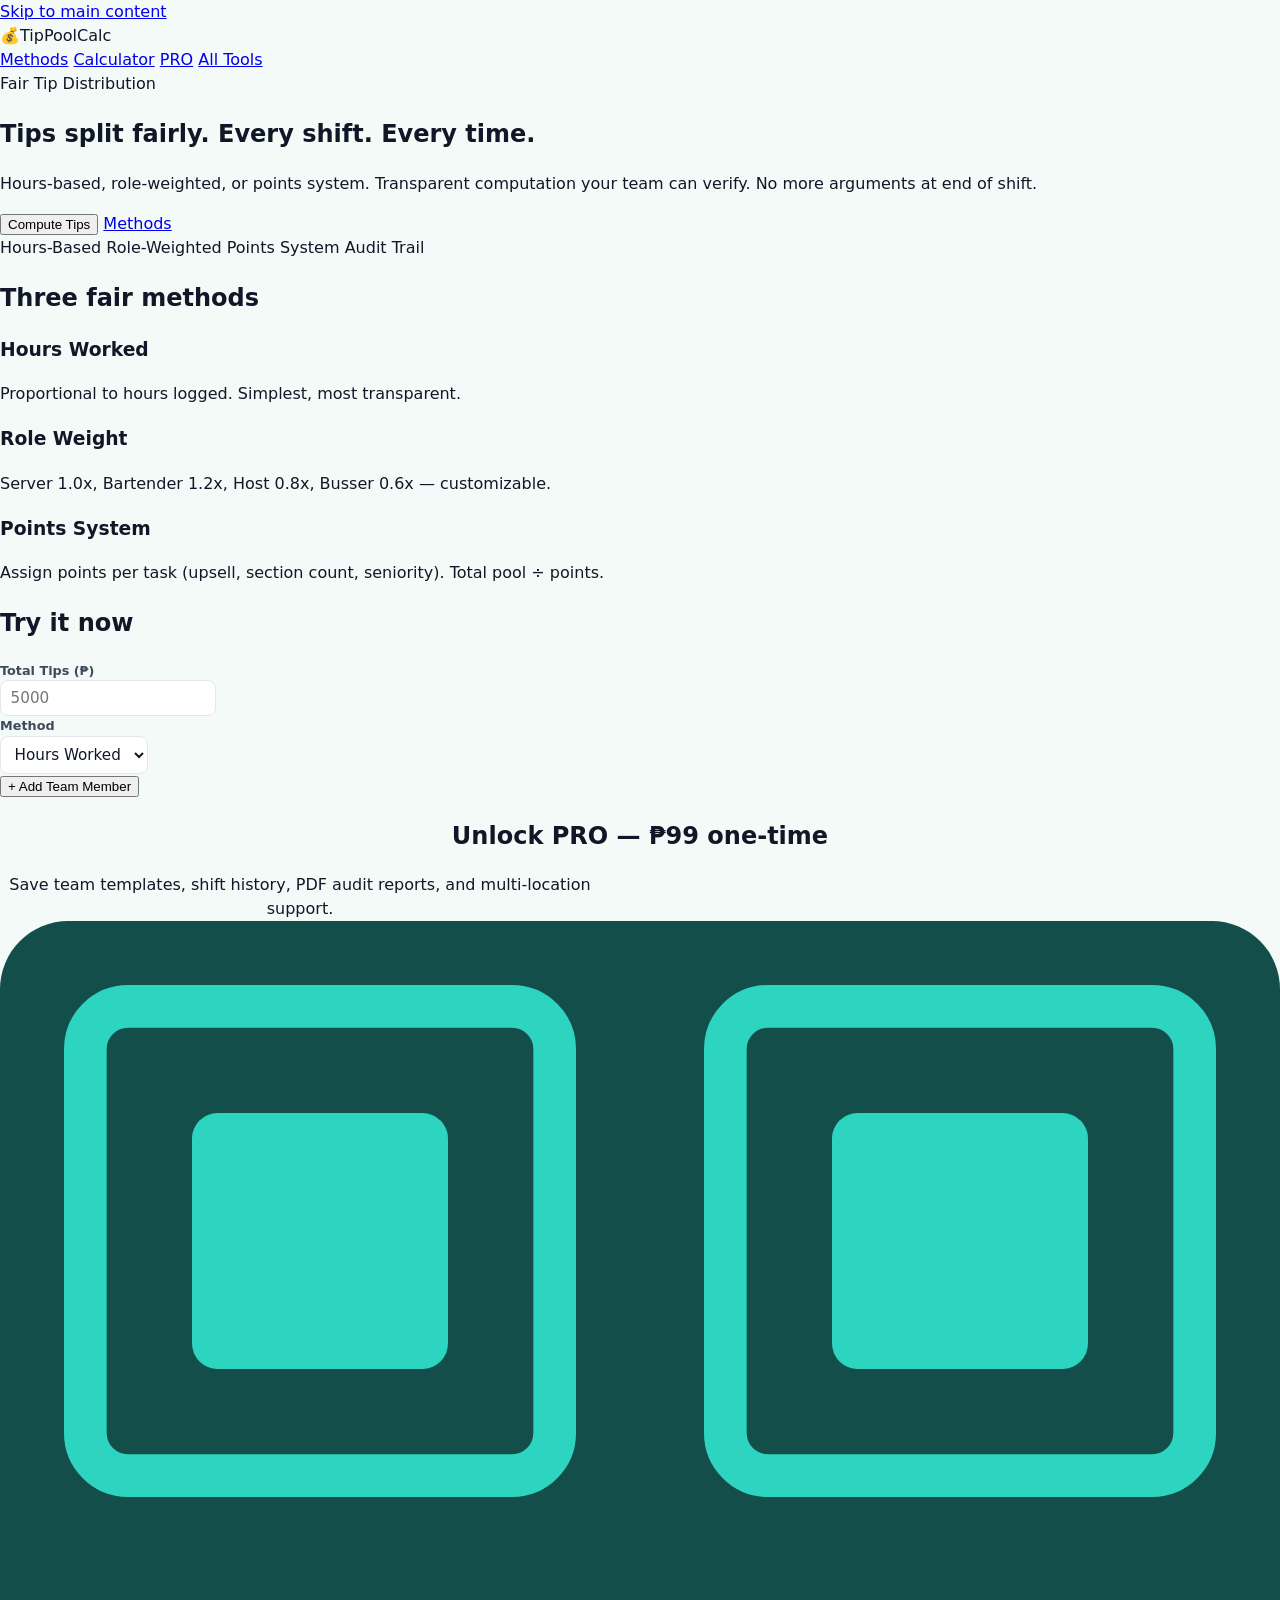
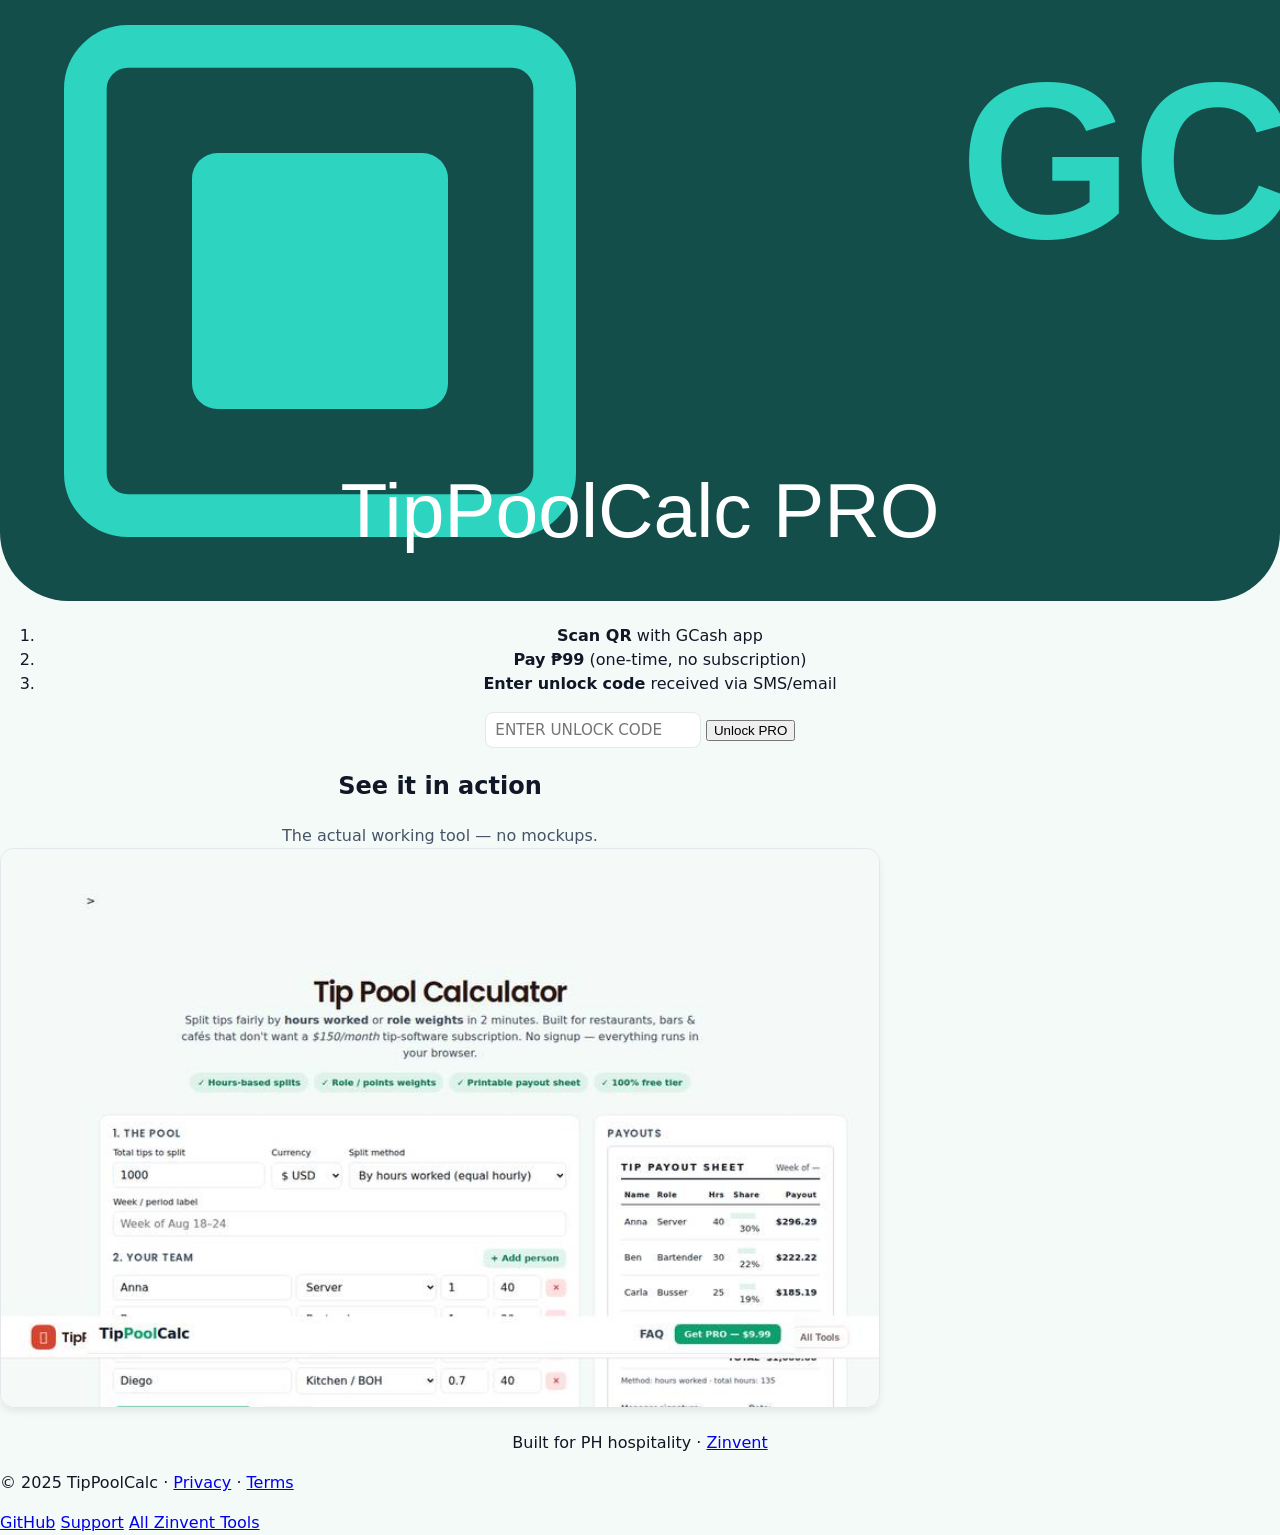
<file: index.html>
<!DOCTYPE html>
<html data-theme="tippoolcalc" lang="en">
<head>
  <meta charset="UTF-8">
  <meta name="viewport" content="width=device-width, initial-scale=1.0">
  <title>TipPoolCalc — Fair Tip Distribution for Restaurants & Bars</title>
  <meta name="description" content="Calculate fair tip splits by hours, role, or points. Built for PH hospitality teams. Transparent, auditable, free.">
  <link rel="canonical" href="https://makavelimachiavelli.github.io/tippoolcalc/">
  <link rel="icon" href="data:image/svg+xml,%3Csvg xmlns='http://www.w3.org/2000/svg' viewBox='0 0 64 64'%3E%3Crect width='64' height='64' rx='12' fill='%23c89b3c'/%3E%3Ctext x='32' y='44' font-size='32' text-anchor='middle' fill='%231f2a1f' font-family='Georgia' font-weight='bold'%3E💰%3C/text%3E%3C/svg%3E">
  <!-- Fonts -->
  <link rel="preconnect" href="https://fonts.googleapis.com">
  <link rel="preconnect" href="https://fonts.gstatic.com" crossorigin>
  <link href="https://fonts.googleapis.com/css2?family=Poppins:wght@500;600;700&family=Inter:wght@400;500;600&display=swap" rel="stylesheet">
  <!-- Zinvent Design System -->
  <link rel="stylesheet" href="https://makavelimachiavelli.github.io/zinvent-design-system/tokens.css?v=7">
  <link rel="stylesheet" href="https://makavelimachiavelli.github.io/zinvent-design-system/components/base.css?v=7">
  <!-- Zinvent Analytics (privacy-first, no cookies) -->
  <script src="https://makavelimachiavelli.github.io/zinvent-design-system/components/analytics.js?v=7"></script>
  <!-- Zinvent Payments (GCash + LemonSqueezy, affiliate, email capture) -->
  <script src="https://makavelimachiavelli.github.io/zinvent-design-system/components/payments.js?v=7"></script>
  <!-- Product Styles -->
  <link rel="stylesheet" href="style.css">
  <script type="application/ld+json">
  {"@context":"https://schema.org","@type":"WebApplication","name":"TipPoolCalc","applicationCategory":"BusinessApplication","operatingSystem":"Web","offers":{"@type":"Offer","price":"0","priceCurrency":"PHP"},"description":"Fair tip pool calculator for PH hospitality teams."}
  </script>
  <meta property="og:type" content="website">
  <meta property="og:url" content="https://makavelimachiavelli.github.io/tippoolcalc/">
  <meta property="og:title" content="TipPoolCalc — Fair tip splitting for your crew">
  <meta property="og:description" content="Fair tip splitting for your crew. Free, no signup.">
  <meta property="og:image" content="https://makavelimachiavelli.github.io/tippoolcalc/og-image.png">
  <meta name="twitter:card" content="summary_large_image">
  <meta name="twitter:title" content="TipPoolCalc — Fair tip splitting for your crew">
  <meta name="twitter:description" content="Fair tip splitting for your crew. Free, no signup.">
  <meta name="twitter:image" content="https://makavelimachiavelli.github.io/tippoolcalc/og-image.png">
  <link rel="canonical" href="https://makavelimachiavelli.github.io/tippoolcalc/">
  <link rel="manifest" href="manifest.json">
  <meta name="theme-color" content="#7a1f2b">
</head>
<body>
  <a href="#main" class="skip-link">Skip to main content</a>
  <header class="z-header" role="banner">
    <div class="z-header-inner">
      <div class="z-brand"><span class="z-brand-mark">💰</span><span class="z-brand-name">TipPoolCalc</span></div>
      <nav class="z-nav" role="navigation" aria-label="Main navigation">
        <a href="#methods">Methods</a>
        <a href="#calculator">Calculator</a>
        <a href="#pro">PRO</a>
        <a href="https://makavelimachiavelli.github.io/zinvent-hub/" class="z-btn z-btn-ghost z-btn-sm">All Tools</a>
      </nav>
    </div>
  </header>
  <main id="main" role="main">
    <section class="z-hero z-reveal">
      <span class="z-hero-eyebrow">Fair Tip Distribution</span>
      <h1>Tips split fairly. Every shift. Every time.</h1>
      <p>Hours-based, role-weighted, or points system. Transparent computation your team can verify. No more arguments at end of shift.</p>
      <div class="z-hero-cta">
        <button class="z-btn z-btn-primary z-btn-lg" data-action="open-calc">Compute Tips</button>
        <a href="#methods" class="z-btn z-btn-ghost z-btn-lg">Methods</a>
      </div>
      <div class="z-pills">
        <span class="z-pill">Hours-Based</span>
        <span class="z-pill">Role-Weighted</span>
        <span class="z-pill">Points System</span>
        <span class="z-pill">Audit Trail</span>
      </div>
    </section>

    <section id="methods" class="z-section z-reveal">
      <div class="z-wrap">
        <h2>Three fair methods</h2>
        <div class="z-card-grid z-grid-3">
          <article class="z-card">
            <h3>Hours Worked</h3>
            <p>Proportional to hours logged. Simplest, most transparent.</p>
          </article>
          <article class="z-card">
            <h3>Role Weight</h3>
            <p>Server 1.0x, Bartender 1.2x, Host 0.8x, Busser 0.6x — customizable.</p>
          </article>
          <article class="z-card">
            <h3>Points System</h3>
            <p>Assign points per task (upsell, section count, seniority). Total pool ÷ points.</p>
          </article>
        </div>
      </div>
    </section>

    <section id="calculator" class="z-section z-reveal">
      <div class="z-wrap">
        <h2>Try it now</h2>
        <div class="z-card" style="padding:var(--z-s5);">
          <div class="z-form-row">
            <label class="z-label">Total Tips (₱)</label>
            <input type="number" class="z-input" id="totalTips" placeholder="5000" min="0" step="0.01">
          </div>
          <div class="z-form-row">
            <label class="z-label">Method</label>
            <select class="z-input" id="tipMethod">
              <option value="hours">Hours Worked</option>
              <option value="role">Role Weight</option>
              <option value="points">Points</option>
            </select>
          </div>
          <button class="z-btn z-btn-primary" data-action="add-member">+ Add Team Member</button>
          <div id="members" style="margin-top:var(--z-s4);"></div>
          <div class="z-result" id="tipResult" style="margin-top:var(--z-s4);display:none;"></div>
        </div>
      </div>
    </section>

    <section id="pro" class="z-section z-reveal">
      <div class="z-wrap" style="text-align:center;">
        <h2>Unlock PRO — ₱99 one-time</h2>
        <p style="max-width:600px;margin:0 auto var(--z-s5);color:var(--p-muted);">Save team templates, shift history, PDF audit reports, and multi-location support.</p>
        <div class="z-qr" role="region" aria-label="GCash payment">
          <img src="qr-gcash.svg" alt="GCash QR for TipPoolCalc PRO" loading="lazy">
          <ol class="z-qr-steps">
            <li><b>Scan QR</b> with GCash app</li>
            <li><b>Pay ₱99</b> (one-time, no subscription)</li>
            <li><b>Enter unlock code</b> received via SMS/email</li>
          </ol>
        </div>
        <div class="z-code-row">
          <input type="text" class="z-input" id="proCode" placeholder="Enter unlock code" style="flex:1;text-transform:uppercase;">
          <button class="z-btn z-btn-accent" id="btnUnlock">Unlock PRO</button>
        </div>
        <p id="codeMsg" class="z-code-msg" aria-live="polite"></p>
      </div>
    </section>

    
  <section id="preview" class="z-section" style="padding-top:0;">
    <div class="z-wrap" style="max-width:880px;text-align:center;">
      <h2>See it in action</h2>
      <p style="color:var(--p-muted,#475467);margin-bottom:var(--z-s5);">The actual working tool — no mockups.</p>
      <img src="app-preview.jpg" alt="Tippoolcalc app interface — the real working tool"
           loading="lazy" decoding="async"
           style="width:100%;max-height:560px;object-fit:cover;object-position:top;border-radius:var(--z-r3,14px);border:1px solid var(--p-line,#e4e7ec);box-shadow:var(--z-shadow-md,0 4px 8px -2px rgba(16,24,40,.1));">
    </div>
  </section>

<section class="z-section-sm z-reveal">
      <div class="z-wrap" style="text-align:center;">
        <p style="color:var(--p-muted);">Built for PH hospitality · <a href="https://makavelimachiavelli.github.io/zinvent-hub/">Zinvent</a></p>
      </div>
    </section>
  
  <section id="z-app" class="z-section" hidden>
    <div class="z-wrap" id="z-app-root">

  >

<header class="site-header">
  <div class="brand">Tip<span>Pool</span>Calc</div>
  <nav>
    <span id="proBadge" class="badge hidden">PRO</span>
    <a href="#faq">FAQ</a>
    <button id="proBtn" class="btn-link">Get PRO — $9.99</button>
  </nav>
</header>

<main class="wrap">
  <section class="hero">
    <h1>Tip Pool Calculator</h1>
    <p class="sub">Split tips fairly by <strong>hours worked</strong> or <strong>role weights</strong> in 2 minutes. Built for restaurants, bars &amp; cafés that don't want a <em>$150/month</em> tip-software subscription. No signup — everything runs in your browser.</p>
    <div class="hero-chips">
      <span>✓ Hours-based splits</span>
      <span>✓ Role / points weights</span>
      <span>✓ Printable payout sheet</span>
      <span>✓ 100% free tier</span>
    </div>
  </section>

  <div class="app-grid">

    <section class="panel">
      <h2>1. The pool</h2>
      <div class="fields three">
        <label>Total tips to split
          <input id="tips" type="number" min="0" step="any" value="1000">
        </label>
        <label>Currency
          <select id="currency">
            <option value="$">$ USD</option>
            <option value="€">€ EUR</option>
            <option value="£">£ GBP</option>
            <option value="₱">₱ PHP</option>
            <option value="C$">C$ CAD</option>
            <option value="A$">A$ AUD</option>
          </select>
        </label>
        <label>Split method
          <select id="method">
            <option value="hours">By hours worked (equal hourly)</option>
            <option value="points">By hours × role weight (points)</option>
            <option value="pools">By role groups % (FOH/BOH pools)</option>
          </select>
        </label>
      </div>
      <label class="week-label">Week / period label <input id="period" placeholder="Week of Aug 18–24"></label>

      <div class="items-head">
        <h2>2. Your team</h2>
        <div>
          <button id="saveTeamBtn" class="btn-tiny hidden" title="PRO: save this team">💾 Save team (PRO)</button>
          <button id="loadTeamBtn" class="btn-tiny hidden" title="PRO: load saved team">📁 Load (PRO)</button>
          <button id="addRow" class="btn-small">+ Add person</button>
        </div>
      </div>
      <div id="team"></div>

      <div id="poolEditor" class="pool-editor hidden">
        <div class="items-head" style="margin-top:.6rem">
          <h2 style="text-transform:none;letter-spacing:0">3. Pool split % (role groups)</h2>
        </div>
        <p class="hint" style="margin:0 0 .5rem">Each group gets its % of the total, split <em>within the group</em> by hours. Percentages auto-normalize to 100%.</p>
        <div class="fields three" id="poolRows"></div>
      </div>

      <div class="actions">
        <button id="printBtn" class="btn primary">🖨️ Print payout sheet</button>
        <button id="resetBtn" class="btn">Reset</button>
        <button id="historyBtn" class="btn hidden">📊 History (PRO)</button>
      </div>
      <p class="hint">Rounding: payouts are rounded to the cent; the remainder is added to the first person so the sheet always balances.</p>
    </section>

    <section class="panel">
      <h2 class="preview-title">Payouts</h2>
      <div id="doc" class="payout-doc">
        <div class="pd-head">
          <div class="pd-title">TIP PAYOUT SHEET</div>
          <div class="pd-period" id="p_period">Week of —</div>
        </div>
        <table class="pd-table">
          <thead>
            <tr><th>Name</th><th>Role</th><th class="r">Hrs</th><th class="r">Share</th><th class="r">Payout</th></tr>
          </thead>
          <tbody id="p_rows"></tbody>
          <tfoot>
            <tr><td colspan="4" class="r">TOTAL</td><td class="r" id="p_total">—</td></tr>
          </tfoot>
        </table>
        <div class="pd-note" id="p_method">Method: hours</div>
        <div class="pd-sign">
          <div class="sig">Manager signature: ________________</div>
          <div class="sig">Date: ________________</div>
        </div>
      </div>
      <div class="check" id="p_check"></div>
    </section>
  </div>

  <section class="marketing">
    <h2>Why managers use TipPoolCalc</h2>
    <div class="cards">
      <div class="card"><h3>⚖️ Fair in 2 minutes</h3><p>Hours-based or role-weighted (points) splits computed instantly, with a payout sheet that always balances to the cent.</p></div>
      <div class="card"><h3>🧾 Transparent for staff</h3><p>Print the payout sheet and pin it — everyone sees the pool, the method, and their share. Fewer arguments, more trust.</p></div>
      <div class="card"><h3>💸 No subscription</h3><p>Tip software runs $129–$150/month per location. This is free for the calculator; PRO is $9.99 once. Done.</p></div>
    </div>

    <h2 id="faq">FAQ</h2>
    <div class="faq-item"><h3>What is the role-groups (pools) method?</h3><p>The classic FOH/BOH structure: each role group (front of house, back of house, support, management) gets a fixed % of the total pool — e.g. 60% FOH / 40% BOH — then each group's share is split by hours within that group. Percentages auto-normalize, and each person's role decides their group.</p></div>
    <div class="faq-item"><h3>How does the hours split work?</h3><p>Each person gets <code>tips × (their hours ÷ total hours)</code>. Anna works 40 of 100 team hours on a $1,000 pool → Anna gets $400.</p></div>
    <div class="faq-item"><h3>How does the points / role-weight split work?</h3><p>A person's points = hours × role weight (server 1.0, busser 0.6, kitchen 0.7 — editable in the table). Payout = <code>tips × (their points ÷ total points)</code>. This keeps senior roles' contributions weighted while still scaling with hours.</p></div>
    <div class="faq-item"><h3>Does it handle cents and rounding?</h3><p>Yes. Payouts round to the cent and the remainder goes to the first person, so Σ payouts always equals the pool exactly — your sheet balances.</p></div>
    <div class="faq-item"><h3>Is my staff data uploaded anywhere?</h3><p>No. There is no server. Names, hours and saved teams live only in your browser's local storage.</p></div>

    <div class="cta-box">
      <h2>TipPoolCalc PRO — $9.99 one-time</h2>
      <ul>
        <li>💾 <strong>Saved teams</strong> — your regular roster in one click, roster changes in seconds</li>
        <li>📊 <strong>Weekly history + CSV export</strong> — every payout logged for payroll and dispute-proofing</li>
        <li>🖨️ <strong>Branded payout sheets</strong> — period label, totals, signature lines, ready to pin</li>
      </ul>
      <p class="once">One-time payment. Not a $129/month subscription.</p>
      <button id="proBtn2" class="btn primary big">Unlock PRO — $9.99</button>
    </div>
  </section>
</main>

<footer class="site-footer">
  <p>TipPoolCalc — free tip pool &amp; tip splitting calculator for restaurants, bars and cafés. Check local tip-pooling laws; some US states restrict manager participation. · <a href="tip-splitting-guide.html">📖 Full guide</a></p>
</footer>

<!-- PAY MODAL -->
<div id="payModal" class="modal hidden">
  <div class="modal-card">
    <button class="modal-x" id="payClose">✕</button>
    <h2>Unlock TipPoolCalc PRO</h2>
    <p class="price">$9.99 <span>one-time · lifetime · no subscription</span></p>
    <div class="qr-box">
      <a id="payLink" href="#" class="pay-alt">💳 Pay by card →</a>
      <img src="assets/pay-qr.svg" alt="Payment QR (replace with merchant QR)" width="180" height="180">
    </div>
    <ol class="pay-steps">
      <li>Pay $9.99 via the card link or QR.</li>
      <li>Enter the unlock code you receive.</li>
    </ol>
    <div class="code-row">
      <input id="codeInput" type="text" aria-label="PRO unlock code" placeholder="Enter unlock code">
      <button id="codeBtn" class="btn primary">Unlock</button>
    </div>
    <p class="code-msg" id="codeMsg"></p>
  </div>
</div>

<!-- HISTORY MODAL -->
<div id="histModal" class="modal hidden">
  <div class="modal-card wide">
    <button class="modal-x" id="histClose">✕</button>
    <h2>📊 Payout history</h2>
    <p class="hint">Every printed payout sheet is logged here.</p>
    <table class="book-table"><thead><tr><th>Period</th><th>Pool</th><th>Team size</th><th class="r">Top payout</th><th>Detail</th></tr></thead><tbody id="histBody"></tbody></table>
    <div class="actions">
      <button id="exportCsv" class="btn primary">⬇️ Export CSV</button>
      <button id="clearHist" class="btn danger">Clear history</button>
    </div>
  </div>
</div>

<!-- TEAM PICKER MODAL -->
<div id="teamModal" class="modal hidden">
  <div class="modal-card">
    <button class="modal-x" id="teamClose">✕</button>
    <h2>📁 Saved teams</h2>
    <ul id="teamList" class="client-list"></ul>
  </div>
</div>



    </div>
  </section>
</main>
  <footer class="z-footer" role="contentinfo">
    <div class="z-wrap">
      <p>&copy; 2025 TipPoolCalc · <a href="https://makavelimachiavelli.github.io/zinvent-hub/privacy.html">Privacy</a> · <a href="https://makavelimachiavelli.github.io/zinvent-hub/terms.html">Terms</a></p>
      <div class="z-footer-links">
        <a href="https://github.com/MakaveliMachiavelli/tippoolcalc">GitHub</a>
        <a href="mailto:support@zinvent.ph">Support</a>
        <a href="https://makavelimachiavelli.github.io/zinvent-hub/">All Zinvent Tools</a>
      </div>
    </div>
  </footer>
  <script src="app.js"></script>

<script>
(function(){
  document.addEventListener('click', function(e){
    var btn = e.target.closest('[data-action]');
    if(!btn) return;
    var act = btn.getAttribute('data-action');
    if(act && act.indexOf('new-')===0 || act==='start'){
      var app = document.getElementById('z-app');
      if(app){ app.hidden = false; app.scrollIntoView({behavior:'smooth'}); }
    }
  });
})();
</script>
</body>
</html>
</file>
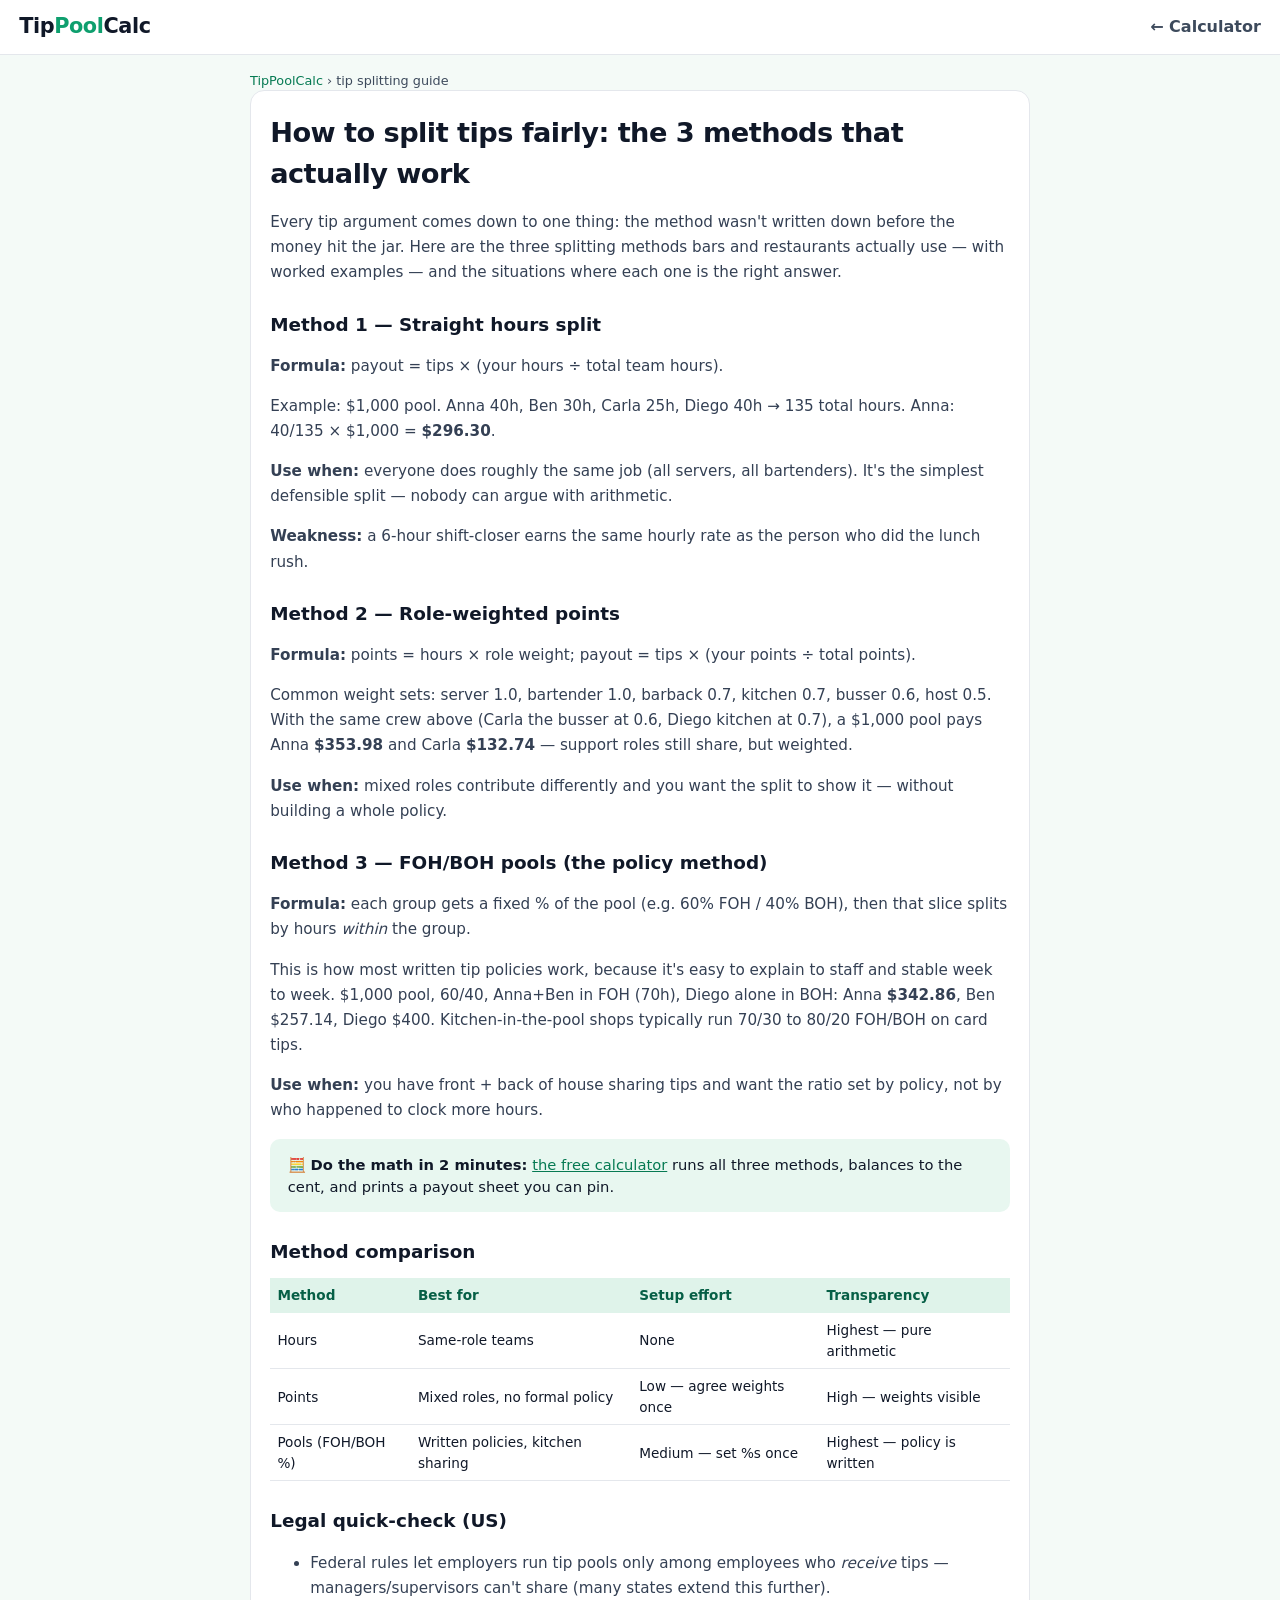
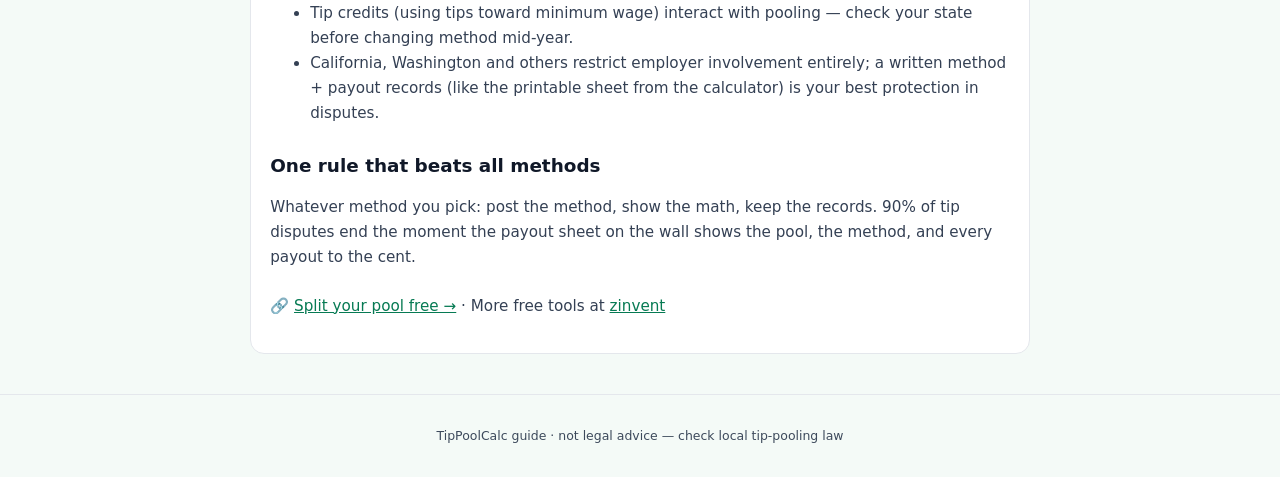
<file: tip-splitting-guide.html>
<!DOCTYPE html>
<html lang="en">
<head>
<meta charset="UTF-8">
<meta name="viewport" content="width=device-width, initial-scale=1.0">
<title>How to Split Tips Fairly: Hours, Points & Pools (Formulas + Free Calculator) — TipPoolCalc</title>
<meta name="description" content="The three tip-splitting methods managers actually use — straight hours, role-weighted points, FOH/BOH pools — with worked examples, legal notes, and a free calculator that balances to the cent.">
<link rel="canonical" href="https://makavelimachiavelli.github.io/tippoolcalc/tip-splitting-guide.html">
<link rel="icon" href="data:image/svg+xml,%3Csvg xmlns='http://www.w3.org/2000/svg' viewBox='0 0 64 64'%3E%3Crect width='64' height='64' rx='12' fill='%230e9f6e'/%3E%3Ctext x='32' y='44' font-size='34' text-anchor='middle' fill='white' font-family='Arial' font-weight='bold'%3E%24%3C/text%3E%3C/svg%3E">
<link rel="stylesheet" href="style.css">
<style>
.article{max-width:780px;margin:0 auto;background:#fff;border:1px solid var(--line);border-radius:14px;padding:2rem}
.article h1{font-size:1.7rem;letter-spacing:-.02em;margin:.2rem 0 .6rem}
.article h2{font-size:1.15rem;margin:1.6rem 0 .5rem}
.article p,.article li{color:#344054;font-size:.95rem;line-height:1.65}
.article table{width:100%;border-collapse:collapse;font-size:.85rem;margin:.8rem 0}
.article th{background:#dff3ea;color:#065f46;text-align:left;padding:.45rem}
.article td{border-bottom:1px solid var(--line);padding:.45rem}
.article .num{text-align:right;font-variant-numeric:tabular-nums}
.callout{background:#e8f7f0;border-radius:10px;padding:.9rem 1.1rem;margin:1rem 0;font-size:.92rem}
.article a{color:#067a53}
.crumb{max-width:780px;margin:1rem auto 0;font-size:.8rem;color:var(--muted)}
.crumb a{color:#067a53;text-decoration:none}
@media(max-width:700px){.article{padding:1.2rem}}
</style>
</head>
<body>
<header class="site-header">
  <div class="brand">Tip<span>Pool</span>Calc</div>
  <nav><a href="./index.html">← Calculator</a></nav>
</header>
<div class="crumb"><a href="./index.html">TipPoolCalc</a> › tip splitting guide</div>
<main class="article wrap" style="padding:1.2rem">
<h1>How to split tips fairly: the 3 methods that actually work</h1>
<p>Every tip argument comes down to one thing: the method wasn't written down before the money hit the jar. Here are the three splitting methods bars and restaurants actually use — with worked examples — and the situations where each one is the right answer.</p>

<h2>Method 1 — Straight hours split</h2>
<p><strong>Formula:</strong> payout = tips × (your hours ÷ total team hours).</p>
<p>Example: $1,000 pool. Anna 40h, Ben 30h, Carla 25h, Diego 40h → 135 total hours. Anna: 40/135 × $1,000 = <strong>$296.30</strong>.</p>
<p><strong>Use when:</strong> everyone does roughly the same job (all servers, all bartenders). It's the simplest defensible split — nobody can argue with arithmetic.</p>
<p><strong>Weakness:</strong> a 6-hour shift-closer earns the same hourly rate as the person who did the lunch rush.</p>

<h2>Method 2 — Role-weighted points</h2>
<p><strong>Formula:</strong> points = hours × role weight; payout = tips × (your points ÷ total points).</p>
<p>Common weight sets: server 1.0, bartender 1.0, barback 0.7, kitchen 0.7, busser 0.6, host 0.5. With the same crew above (Carla the busser at 0.6, Diego kitchen at 0.7), a $1,000 pool pays Anna <strong>$353.98</strong> and Carla <strong>$132.74</strong> — support roles still share, but weighted.</p>
<p><strong>Use when:</strong> mixed roles contribute differently and you want the split to show it — without building a whole policy.</p>

<h2>Method 3 — FOH/BOH pools (the policy method)</h2>
<p><strong>Formula:</strong> each group gets a fixed % of the pool (e.g. 60% FOH / 40% BOH), then that slice splits by hours <em>within</em> the group.</p>
<p>This is how most written tip policies work, because it's easy to explain to staff and stable week to week. $1,000 pool, 60/40, Anna+Ben in FOH (70h), Diego alone in BOH: Anna <strong>$342.86</strong>, Ben $257.14, Diego $400. Kitchen-in-the-pool shops typically run 70/30 to 80/20 FOH/BOH on card tips.</p>
<p><strong>Use when:</strong> you have front + back of house sharing tips and want the ratio set by policy, not by who happened to clock more hours.</p>

<div class="callout">🧮 <strong>Do the math in 2 minutes:</strong> <a href="./index.html">the free calculator</a> runs all three methods, balances to the cent, and prints a payout sheet you can pin.</div>

<h2>Method comparison</h2>
<table>
<tr><th>Method</th><th>Best for</th><th>Setup effort</th><th>Transparency</th></tr>
<tr><td>Hours</td><td>Same-role teams</td><td>None</td><td>Highest — pure arithmetic</td></tr>
<tr><td>Points</td><td>Mixed roles, no formal policy</td><td>Low — agree weights once</td><td>High — weights visible</td></tr>
<tr><td>Pools (FOH/BOH %)</td><td>Written policies, kitchen sharing</td><td>Medium — set %s once</td><td>Highest — policy is written</td></tr>
</table>

<h2>Legal quick-check (US)</h2>
<ul>
<li>Federal rules let employers run tip pools only among employees who <em>receive</em> tips — managers/supervisors can't share (many states extend this further).</li>
<li>Tip credits (using tips toward minimum wage) interact with pooling — check your state before changing method mid-year.</li>
<li>California, Washington and others restrict employer involvement entirely; a written method + payout records (like the printable sheet from the calculator) is your best protection in disputes.</li>
</ul>

<h2>One rule that beats all methods</h2>
<p>Whatever method you pick: post the method, show the math, keep the records. 90% of tip disputes end the moment the payout sheet on the wall shows the pool, the method, and every payout to the cent.</p>

<p style="margin-top:1.5rem">🔗 <a href="./index.html">Split your pool free →</a> · More free tools at <a href="https://makavelimachiavelli.github.io/">zinvent</a></p>
</main>
<footer class="site-footer"><p>TipPoolCalc guide · not legal advice — check local tip-pooling law</p></footer>
</body>
</html>
</file>
<file: style.css>
/* TipPoolCalc — styles */
:root{
  --green:#0e9f6e; --ink:#101828; --muted:#3d4a5c; --line:#e4e7ec;
  --bg:#f4faf7; --card:#fff; --red:#dc2626;
}
*{box-sizing:border-box}
body{margin:0;font-family:'Segoe UI',system-ui,-apple-system,Arial,sans-serif;background:var(--bg);color:var(--ink);line-height:1.5}
.hidden{display:none!important}

.site-header{position:sticky;top:0;z-index:50;background:#fff;border-bottom:1px solid var(--line);display:flex;justify-content:space-between;align-items:center;padding:.7rem 1.2rem}
.brand{font-weight:800;font-size:1.3rem;letter-spacing:-.02em}
.brand span{color:var(--green)}
.site-header nav{display:flex;gap:1rem;align-items:center}
.site-header a{color:var(--muted);text-decoration:none;font-weight:600}
.btn-link{border:none;background:var(--green);color:#fff;font-weight:700;padding:.45rem .9rem;border-radius:8px;cursor:pointer}
.badge{font-size:.7rem;font-weight:800;padding:.2rem .5rem;border-radius:99px;background:var(--green);color:#fff}

.wrap{max-width:1200px;margin:0 auto;padding:1.5rem 1.2rem}
.hero{text-align:center;padding:1.2rem 0 .8rem}
.hero h1{font-size:clamp(1.7rem,4vw,2.6rem);margin:0 0 .4rem;letter-spacing:-.03em}
.hero .sub{color:var(--muted);max-width:780px;margin:0 auto}
.hero-chips{display:flex;flex-wrap:wrap;gap:.5rem;justify-content:center;margin-top:1rem}
.hero-chips span{background:#dff3ea;color:#067a53;font-size:.8rem;font-weight:700;padding:.3rem .7rem;border-radius:99px}

.app-grid{display:grid;grid-template-columns:1fr 1fr;gap:1.2rem;margin-top:1.2rem}
@media(max-width:960px){.app-grid{grid-template-columns:1fr}}
.panel{background:var(--card);border:1px solid var(--line);border-radius:14px;padding:1.2rem}
.panel h2{font-size:.95rem;text-transform:uppercase;letter-spacing:.06em;color:var(--muted);margin:1rem 0 .6rem}
.panel h2:first-child{margin-top:0}
.preview-title{margin-top:0}

.fields{display:grid;gap:.6rem}
.fields.three{grid-template-columns:1.4fr .8fr 1.4fr}
@media(max-width:700px){.fields.three{grid-template-columns:1fr}}
label{display:flex;flex-direction:column;gap:.25rem;font-size:.8rem;font-weight:600;color:var(--muted)}
.week-label{margin-top:.6rem}
input,select{border:1px solid var(--line);border-radius:8px;padding:.5rem .6rem;font-size:.95rem;font-family:inherit;background:#fff;color:var(--ink)}
input:focus,select:focus{outline:2px solid #b9ecd8;border-color:var(--green)}

.items-head{display:flex;justify-content:space-between;align-items:center;margin:1.1rem 0 .6rem}
.items-head h2{margin:0}
.btn-small{background:#e2f5ec;color:#067a53;border:none;border-radius:8px;padding:.4rem .7rem;font-weight:700;cursor:pointer}
.btn-tiny{font-size:.68rem;border:1px solid var(--line);background:#f9fafb;border-radius:6px;padding:.15rem .45rem;cursor:pointer;margin-left:.3rem}
.btn-tiny:hover{background:#eef2f6}

.team-row{display:grid;grid-template-columns:1.4fr 1.1fr 70px 70px 30px;gap:.4rem;margin-bottom:.4rem;align-items:center}
@media(max-width:700px){.team-row{grid-template-columns:1fr 80px 60px 30px}.team-row select{display:none}}
.team-row .wt-l{font-size:.78rem;color:var(--muted);text-align:center}
.row-x{border:none;background:#fee2e2;color:var(--red);border-radius:6px;cursor:pointer;font-weight:800;padding:.35rem}

.actions{display:flex;flex-wrap:wrap;gap:.6rem;margin-top:1.1rem}
.btn{border:1px solid var(--line);background:#fff;border-radius:10px;padding:.6rem 1rem;font-weight:700;cursor:pointer;font-size:.95rem}
.btn:hover{background:#f5f8f7}
.btn.primary{background:var(--green);border-color:var(--green);color:#fff}
.btn.primary:hover{background:#0b8a5f}
.btn.danger{background:#fef2f2;color:var(--red);border-color:#fecaca}
.btn.big{width:100%;font-size:1.05rem;padding:.8rem}
.hint{color:var(--muted);font-size:.8rem}

/* payout doc */
.payout-doc{background:#fff;border:1px solid #cbd5e1;border-radius:6px;padding:1.2rem;font-size:.85rem;box-shadow:0 1px 4px rgba(16,24,40,.06)}
.pd-head{display:flex;justify-content:space-between;align-items:baseline;border-bottom:2px solid var(--ink);padding-bottom:.4rem;margin-bottom:.6rem}
.pd-title{font-weight:900;letter-spacing:.18em}
.pd-period{font-size:.75rem;color:var(--muted)}
.pd-table{width:100%;border-collapse:collapse;font-size:.82rem}
.pd-table th{border-bottom:1.5px solid var(--ink);text-align:left;padding:.3rem;font-size:.68rem;letter-spacing:.05em}
.pd-table td{border-bottom:1px solid var(--line);padding:.35rem .3rem}
.pd-table .r{text-align:right}
.pd-table tfoot td{border-top:2px solid var(--ink);font-weight:900}
.share-bar{display:inline-block;height:8px;background:#dff3ea;margin-right:6px;vertical-align:middle}
.pd-note{font-size:.7rem;color:var(--muted);margin-top:.6rem}
.pd-sign{display:flex;justify-content:space-between;margin-top:1.4rem;font-size:.75rem;gap:1rem}
.check{margin-top:.7rem;font-size:.8rem;font-weight:700;color:#067a53}

.marketing{margin-top:2.5rem}
.cards{display:grid;grid-template-columns:repeat(auto-fit,minmax(240px,1fr));gap:1rem}
.card{background:#fff;border:1px solid var(--line);border-radius:14px;padding:1.1rem}
.card h3{margin:.1rem 0 .4rem;font-size:1.02rem}
.card p{color:var(--muted);font-size:.9rem;margin:0}
.faq-item{background:#fff;border:1px solid var(--line);border-radius:12px;padding:1rem 1.2rem;margin-bottom:.7rem}
.faq-item h3{margin:0 0 .35rem;font-size:1rem}
.faq-item p{margin:0;color:var(--muted);font-size:.92rem}
.faq-item code{background:#eef6f2;padding:.05rem .35rem;border-radius:4px}
.cta-box{background:linear-gradient(135deg,#0e9f6e,#0a7a52);color:#fff;border-radius:16px;padding:1.6rem;margin-top:2rem}
.cta-box h2{margin:0 0 .6rem}
.cta-box ul{margin:0 0 .6rem;padding-left:1.2rem}
.once{color:#d3f0e3;font-size:.85rem;margin:.4rem 0 .9rem}

.modal{position:fixed;inset:0;background:rgba(16,24,40,.55);display:flex;align-items:center;justify-content:center;z-index:100;padding:1rem}
.modal-card{background:#fff;border-radius:16px;padding:1.5rem;max-width:440px;width:100%;position:relative;max-height:90vh;overflow:auto}
.modal-card.wide{max-width:640px}
.modal-x{position:absolute;top:.7rem;right:.7rem;border:none;background:#f2f4f7;border-radius:8px;width:30px;height:30px;cursor:pointer;font-weight:700}
.price{font-size:1.6rem;font-weight:900;margin:.2rem 0 .8rem}
.price span{font-size:.8rem;font-weight:600;color:var(--muted)}
.qr-box{display:flex;gap:1rem;align-items:center;justify-content:space-between}
.qr-box img{border:1px solid var(--line);border-radius:8px;background:#fff}
.pay-alt{color:var(--green);font-weight:800;text-decoration:none;font-size:.9rem}
.pay-steps{margin:.8rem 0 0;padding-left:1.1rem;font-size:.85rem;color:var(--muted)}
.code-row{display:flex;gap:.5rem;margin-top:1rem}
.code-row input{flex:1}
.code-msg{font-size:.85rem;min-height:1.2rem;margin:.5rem 0 0;font-weight:700}
.code-msg.ok{color:var(--green)}
.code-msg.bad{color:var(--red)}
.book-table{width:100%;border-collapse:collapse;font-size:.78rem;margin:.6rem 0}
.book-table th{border-bottom:2px solid var(--ink);text-align:left;padding:.3rem}
.book-table td{border-bottom:1px solid var(--line);padding:.3rem}
.client-list{list-style:none;margin:0;padding:0}
.client-list li{display:flex;justify-content:space-between;align-items:center;border-bottom:1px solid var(--line);padding:.5rem .1rem;gap:.5rem}
.client-list button{border:none;background:#e2f5ec;color:#067a53;border-radius:6px;padding:.3rem .6rem;font-weight:700;cursor:pointer}

.site-footer{border-top:1px solid var(--line);margin-top:2.5rem;padding:1.2rem;text-align:center;color:var(--muted);font-size:.78rem}

@media print{
  body *{visibility:hidden}
  #doc,#doc *{visibility:visible}
  #doc{position:absolute;left:0;top:0;width:100%;border:none;box-shadow:none;padding:0}
  @page{margin:14mm}
}
</file>
